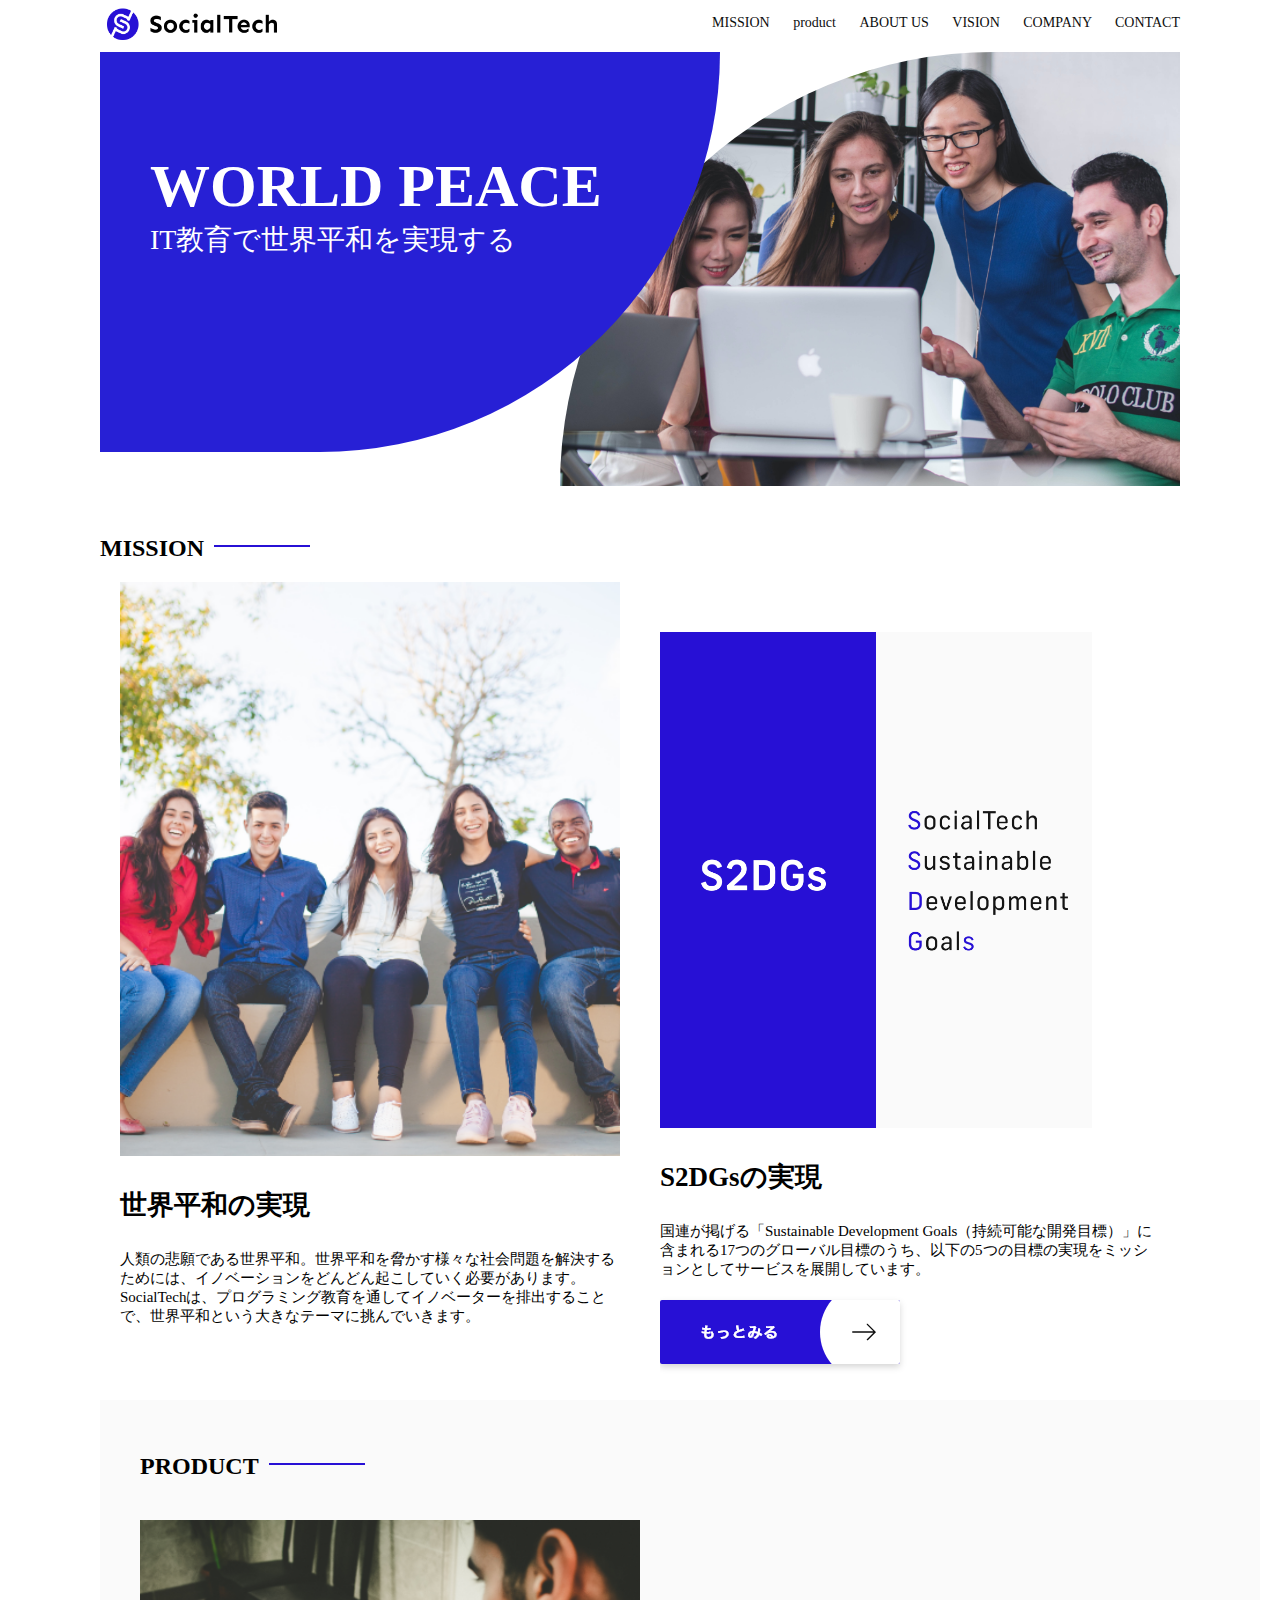
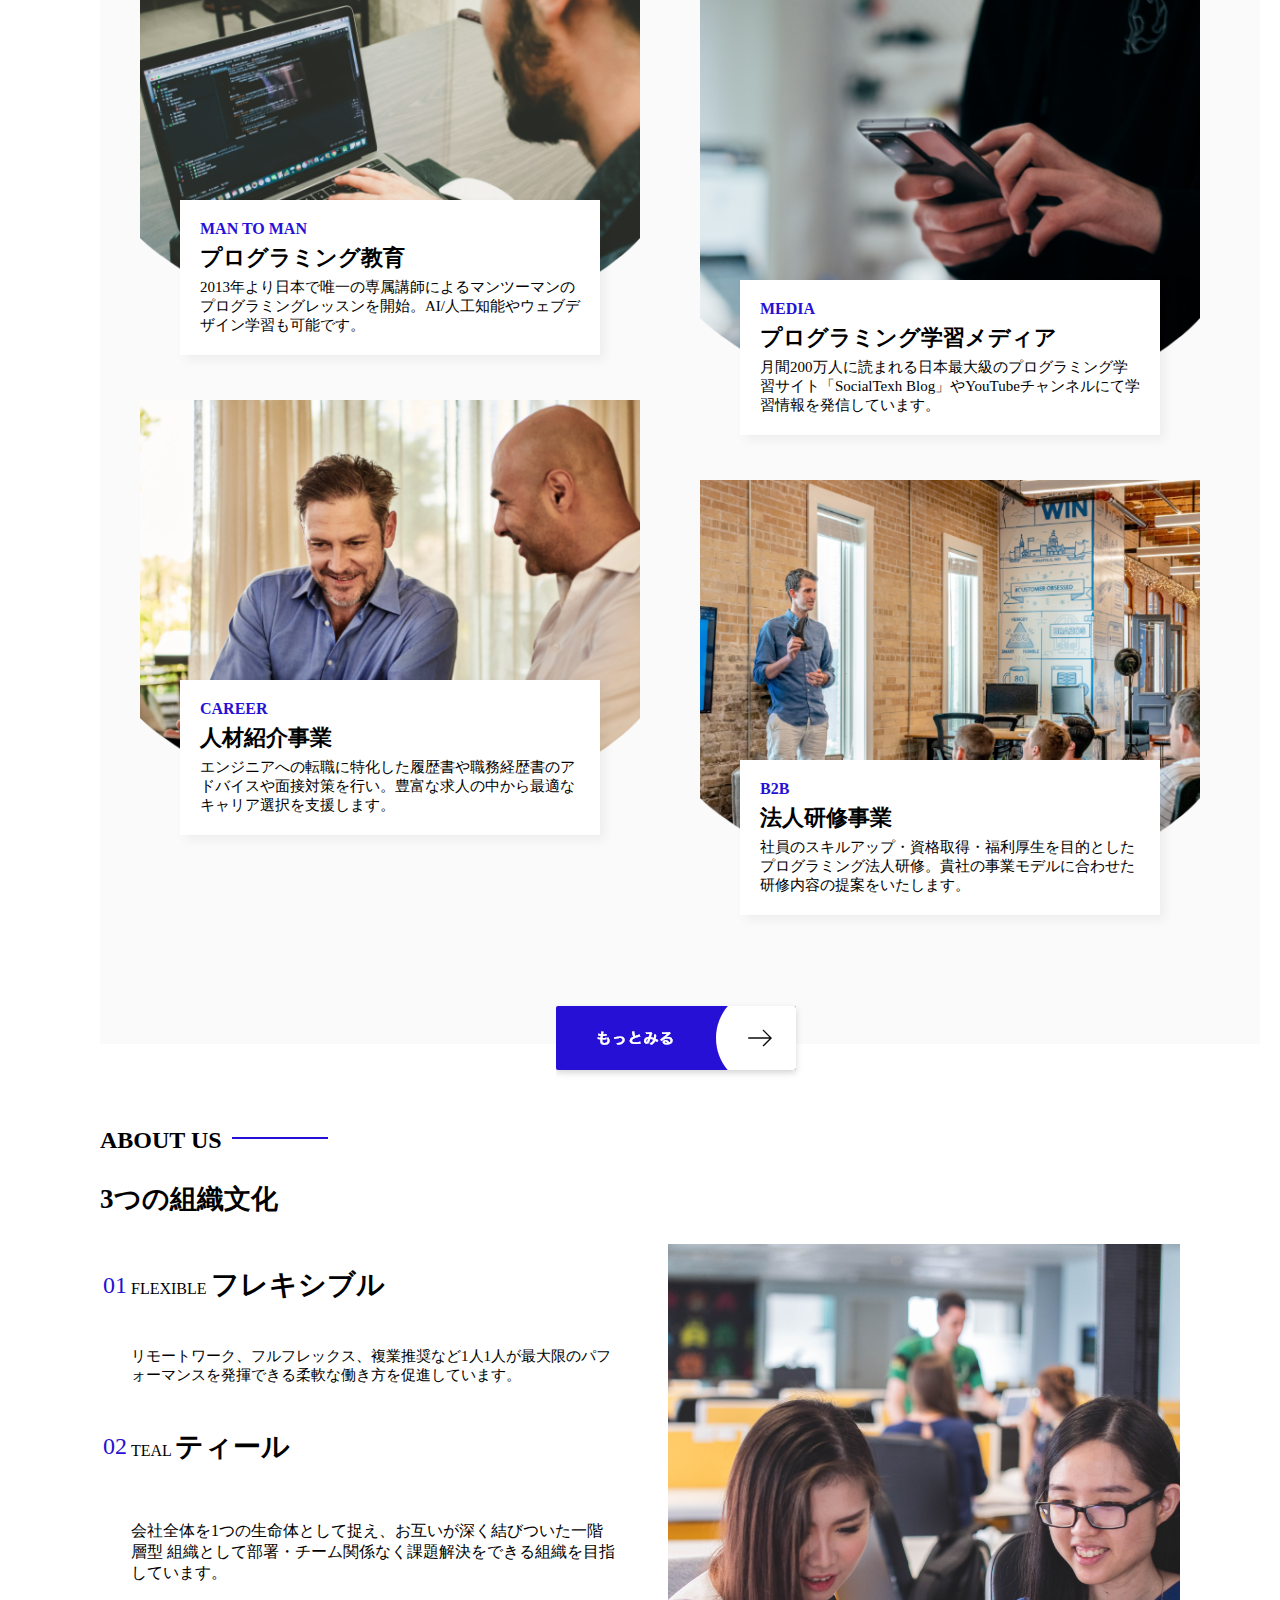
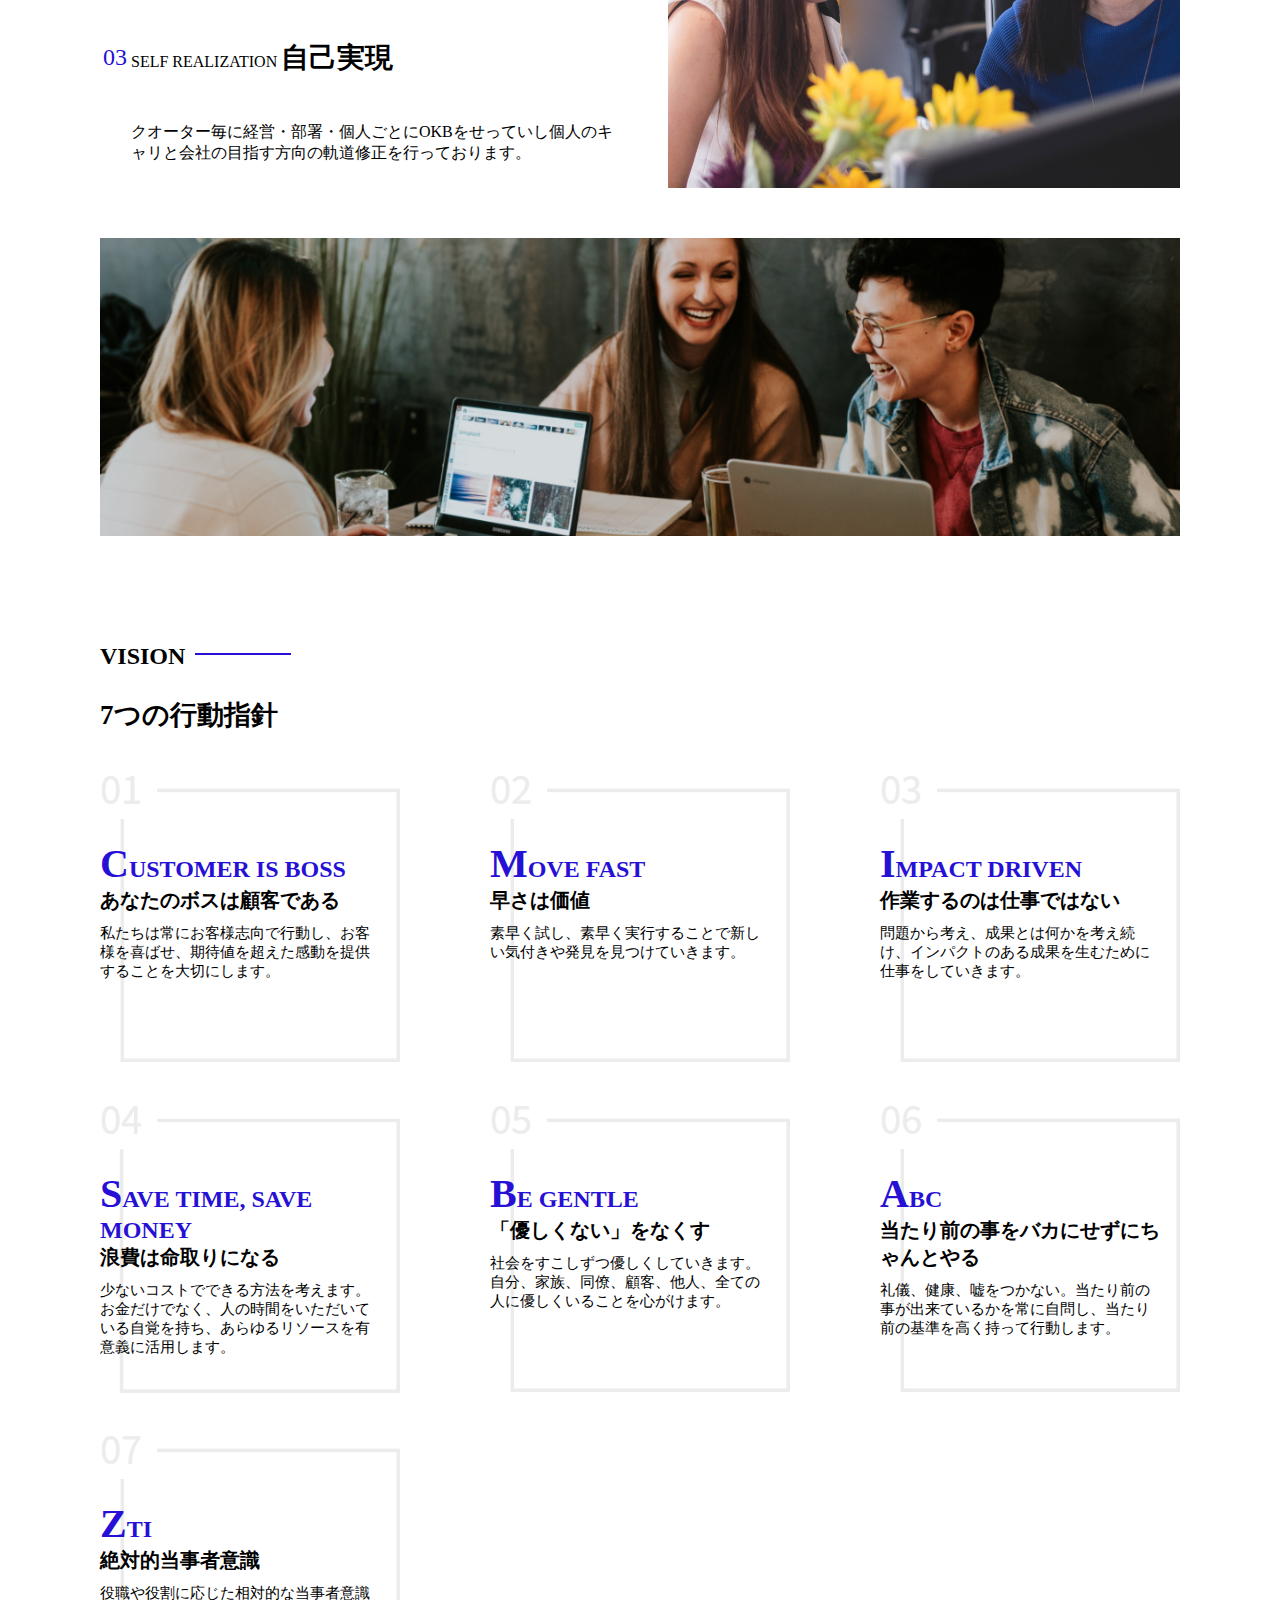
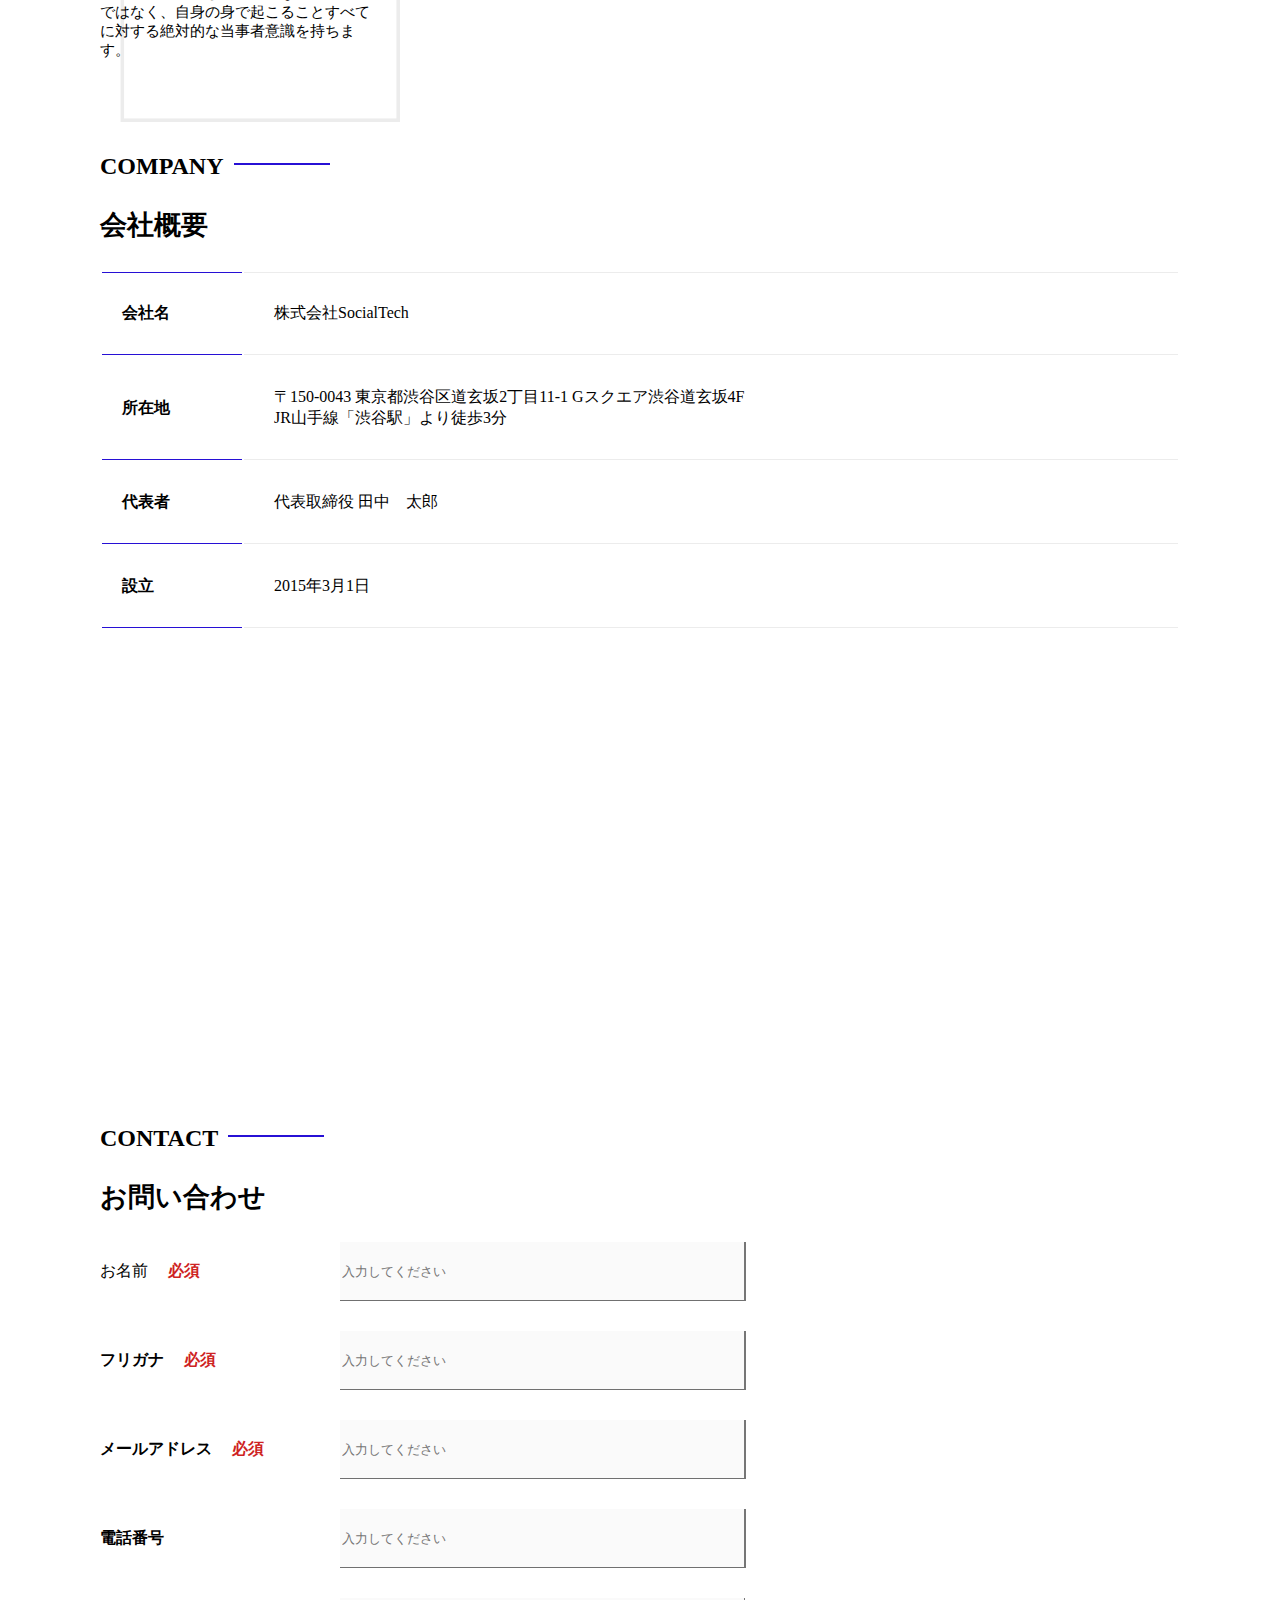
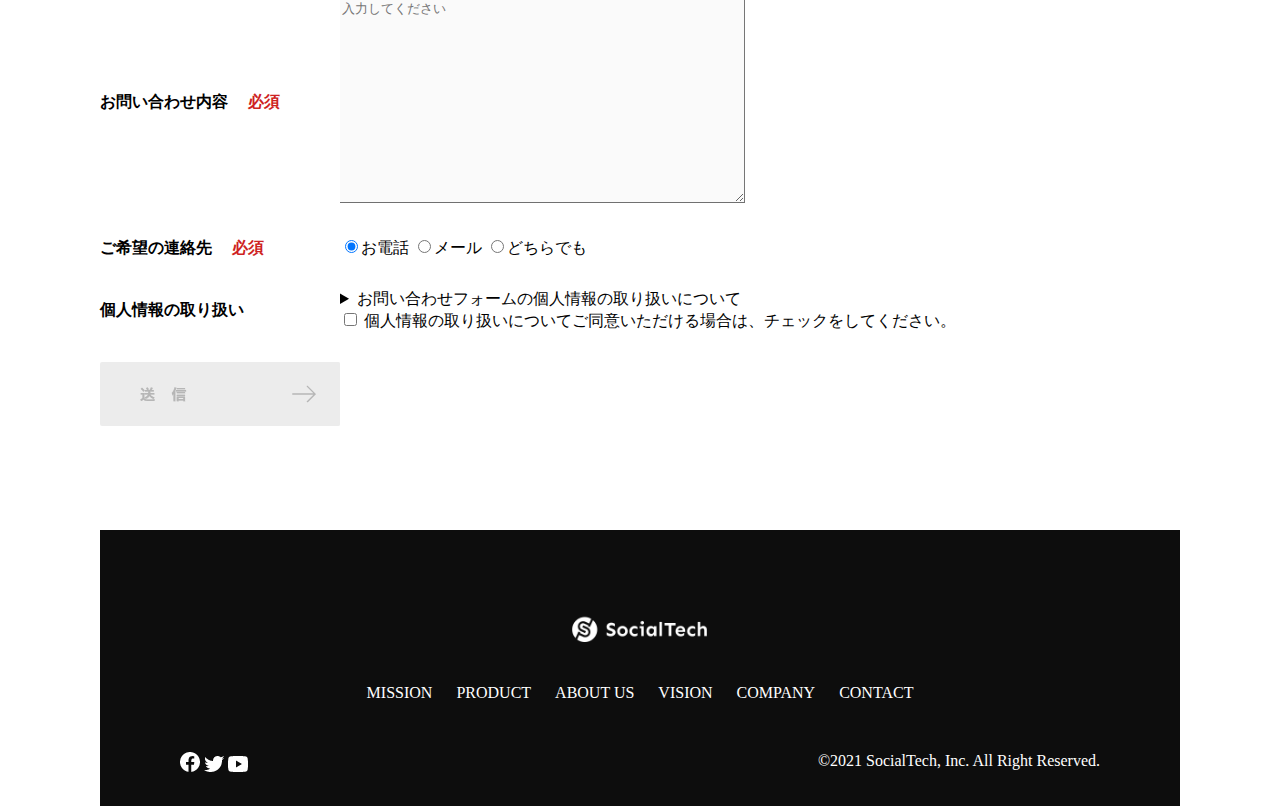
<file: index.html>
<!DOCTYPE html>
<html lang="ja">
<head>
  <meta charset="UTF-8">
  <meta description="socialTechはEDTech業界のリーディングカンパニーを目指します。">
  <meta http-equiv="X-UA-Compatible" content="IE=edge">
  <meta name="viewport" content="width=device-width, initial-scale=1.0">
  <link rel="stylesheet" href="style.css">
  <title>SocialTech</title>
</head>
<body>
  <!-- ヘッダー -->
  <header>
    <!-- ロゴ -->
    <a href="index.html" id="logo"><img src="images/logo.png" alt="トップページ">
      <!-- PC用ナビゲーション -->
      <nav class="nav-pc">
        <a href="mission.html">MISSION</a>
        <a href="product.html">product</a>
        <a href="index.html#aboutus">ABOUT US</a>
        <a href="index.html#vision">VISION</a>
        <a href="index.html#company">COMPANY</a>
        <a href="index.html#contact">CONTACT</a>
      </nav>
      
      <!-- スマホ用メニューボタン -->
      <img class="menu-sp" src="images/button-menu.png" alt="ナビゲーションを開く" onclick="document.getElementById('nav-sp').style.display = 'block'">

        <!-- スマホ用ナビゲーション -->
        <nav id="nav-sp">
          <img class="close" src="images/button-close.png" alt="ナビゲーションを閉じる" onclick="document.getElementById('nav-sp').style.display = 'none'">
          <a class="logo-sp" href="index.html"onclick="document.getElementById('nav-sp').style.display = 'none'"><img src="images/logo-sp.png" alt="トップページに戻る"></a>
          <a class="menu" href="mission.html" onclick="document.getElementById('nav-sp').style.display = 'none'">MISSION</a>
          <a class="menu" href="product.html" onclick="document.getElementById('nav-sp').style.display = 'none'">PRODUCT</a>
          <a class="menu" href="index.html#sbouts" onclick="document.getElementById('nav-sp').style.display = 'none'">ABOUT US</a>
          <a class="menu" href="index.html#vision" onclick="document.getElementById('nav-sp').style.display = 'none'">VISION</a>
          <a class="menu" href="index.html#company" onclick="document.getElementById('nav-sp').style.display = 'none'">COMPANY</a>
          <a class="menu" href="index.html#contact"  onclick="document.getElementById('nav-sp').style.display = 'none'">CONTACT</a>
          <div class="sns">
            <a href="https://www.facebook.com/sejuku2013"><img src="images/button-facebook.png" alt="Facebookのリンク"></a>
            <a href="https://twitter.com/samuraijuku"><img src="images/button-twitter.png" alt="Twitterのリンク"></a>
            <a href="https://www.youtube.com/channel/UCCFOQO5aDK0xXam4cUQXT8g"><img src="images/button-youtube.png" alt="YouTubeのリンク"></a>
          </div>
        </nav>
    </header>
    <main>
      <article>

        <!-- メインビジュアル -->
        <section class="main-visual">
          <div class="main-message">
            <h1>WORLD PEACE</h1>
            <p>IT教育で世界平和を実現する</p>
          </div>
          <img src="images/index/index-main.png"    
                alt="PCの周りに集まる多国籍の仲間達">
        </section>

        <!-- ミッション -->
        <section class="mission">
            <h2 class="index-h2">MISSION</h2>
          <div class="mission-flex">
            <div>
              <img class="mission-photo" 
                   src="images/index/index-mission.png"
                   alt="屋外のベンチで写真を撮影する多国籍の仲間達">
                   <h3>世界平和の実現</h3>
                   <p>
                     人類の悲願である世界平和。世界平和を脅かす様々な社会問題を解決するためには、イノベーションをどんどん起こしていく必要があります。SocialTechは、プログラミング教育を通してイノベーターを排出することで、世界平和という大きなテーマに挑んでいきます。
                   </p>
            </div>
            <div>
              <img class="s2dgs" src="images/index/s2dgs.png" alt="S2DGs">
              <h3>S2DGsの実現</h3>
              <p>
                国連が掲げる「Sustainable Development Goals（持続可能な開発目標）」に含まれる17つのグローバル目標のうち、以下の5つの目標の実現をミッションとしてサービスを展開しています。
              </p>
              <a href="mission.html">
                <img src="images/button-more.png" alt="もっと見る">
              </a>
            </div>
          </div>
        </section>

        <!-- プロダクト -->
        <section class="product">
          <h2 class="index-h2">PRODUCT</h2>
          <div>
            <div class="product-left">
              <div>
                <img class="product-photo" src="images/index/index-mantoman.png" alt="PCでコードを書く男性">
                <div class="product-explain">
                  <span>MAN TO MAN</span>
                  <h3>プログラミング教育</h3>
                  <p>
                    2013年より日本で唯一の専属講師によるマンツーマンのプログラミングレッスンを開始。AI/人工知能やウェブデザイン学習も可能です。
                  </p>
                </div>
              </div>
              <div>
                <img class="product-photo" src="images/index/index-career.png"
                alt="笑顔で話し合う2人の男性">
                <div class="product-explain">
                  <span>CAREER</span>
                  <h3>人材紹介事業</h3>
                  <p>
                    エンジニアへの転職に特化した履歴書や職務経歴書のアドバイスや面接対策を行い。豊富な求人の中から最適なキャリア選択を支援します。
                  </p>
                </div>
              </div>
            </div>
            <div class ="product-right">
              <div>
                <img class="product-photo" src="images/index/index-media.png" alt="スマートフォンを操作する人">
                <div class="product-explain">
                  <span>MEDIA</span>
                  <h3>プログラミング学習メディア</h3>
                  <p>
                    月間200万人に読まれる日本最大級のプログラミング学習サイト「SocialTexh Blog」やYouTubeチャンネルにて学習情報を発信しています。
                  </p>
                </div>
              </div>
              <div>
                <img class="product-photo" src="images/index/index-b2b.png" alt="公演中の男性とそれを聴く人々">
                <div class="product-explain">
                  <span>B2B</span>
                  <h3>法人研修事業</h3>
                  <p>
                    社員のスキルアップ・資格取得・福利厚生を目的としたプログラミング法人研修。貴社の事業モデルに合わせた研修内容の提案をいたします。
                  </p>
                </div>
              </div>
            </div>
          </div>
          <div>
            <a class="product-more" href="product.html">
              <img src="images/button-more.png" alt="もっとみる">
            </a>
          </div>
        </section>

          <!-- ABOUTUS -->
          <section class="aboutus">
            <h2 class="index-h2">ABOUT US</h2>
            <h3>3つの組織文化</h3>
            <div>
              <table class="culture-table">
                <tr>
                  <td>
                    <span class="culture-num">01</span>
                  </td>
                  <td>
                    <span class="culuture-en">FLEXIBLE</span>
                    <span class="culture-jp">フレキシブル</span>
                  </td>
                </tr>
                <tr>
                  <td>
                    <!-- 空のセル -->
                  </td>
                  <td>
                    <p class="culture-description">
                      リモートワーク、フルフレックス、複業推奨など1人1人が最大限のパフォーマンスを発揮できる柔軟な働き方を促進しています。
                    </p>
                  </td>
                </tr>
                <tr>
                  <td>
                    <span class="culture-num">02</span>
                  </td>
                  <td>
                    <span class="culture-en">TEAL</span>
                    <span class="culture-jp">ティール</span>
                  </td>
                </tr>
                <tr>
                  <td>
                    <!--空のセル-->
                  </td>
                  <td>
                    会社全体を1つの生命体として捉え、お互いが深く結びついた一階層型
                    組織として部署・チーム関係なく課題解決をできる組織を目指しています。
                  </td>
                </tr>
                <tr>
                  <td>
                    <span class="culture-num">03</span>
                  </td>
                  <td>
                    <span class="culture-en">SELF REALIZATION</span>
                    <span class="culture-jp">自己実現</span>
                  </td>
                </tr>
                <td>
                  <!-- 空のセル -->
                </td>

                <td>
                  クオーター毎に経営・部署・個人ごとにOKBをせっていし個人のキャリと会社の目指す方向の軌道修正を行っております。
                </td>
              </table>
                <img class="culture-img" src="images/index/index-aboutus1.png">
            </div>
              <img class="culture-img2" src="images/index/index-aboutus2.png">
          </section>

        <!-- VISION -->
        <section class="vision">
          <h2 class="index-h2">VISION</h2>
          <h3>7つの行動指針</h3>
          <div>
            <div class="vision-box">
              <img src="images/index/vision-01.png" alt="01">
              <span>
                <h4>CUSTOMER IS BOSS</h4>
                <h5>あなたのボスは顧客である</h5>
                <p>
                  私たちは常にお客様志向で行動し、お客様を喜ばせ、期待値を超えた感動を提供することを大切にします。
                </p>
              </span>    
            </div>
            <div class="vision-box">
              <img src="images/index/vision-02.png" alt="02">
              <span>
                <h4>MOVE FAST</h4>
                <h5>早さは価値</h5>
                <p>
                  素早く試し、素早く実行することで新しい気付きや発見を見つけていきます。
                </p>
              </span>
            </div>
            <div class="vision-box">
              <img src="images/index/vision-03.png" alt="03">
              <span>
                <h4>IMPACT DRIVEN</h4>
                <h5>作業するのは仕事ではない</h5>
                <p>
                  問題から考え、成果とは何かを考え続け、インパクトのある成果を生むために仕事をしていきます。
                </p>
              </span>
            </div>
            <div class="vision-box">
              <img src="images/index//vision-04.png" alt="04">
              <span>
                <h4>SAVE TIME, SAVE MONEY</h4>
                <h5>浪費は命取りになる</h5>
                <p>
                  少ないコストでできる方法を考えます。お金だけでなく、人の時間をいただいている自覚を持ち、あらゆるリソースを有意義に活用します。
                </p>
              </span>
            </div>
            <div class="vision-box">
              <img src="images/index/vision-05.png" alt="05">
              <span>
                <h4>BE GENTLE</h4>
                <h5>「優しくない」をなくす</h5>
                <p>
                  社会をすこしずつ優しくしていきます。自分、家族、同僚、顧客、他人、全ての人に優しくいることを心がけます。
                </p>
              </span>
            </div>
            <div class="vision-box">
              <img src="images/index/vision-06.png" alt="06">
              <span>
                <h4>ABC</h4>
                <h5>当たり前の事をバカにせずにちゃんとやる</h5>
                <p>
                  礼儀、健康、嘘をつかない。当たり前の事が出来ているかを常に自問し、当たり前の基準を高く持って行動します。
                </p>
              </span>
            </div>
            <div class="vision-box">
              <img src="images/index/vision-07.png" alt="07">
              <span>
                <h4>ZTI</h4>
                <h5>絶対的当事者意識</h5>
                <p>
                  役職や役割に応じた相対的な当事者意識ではなく、自身の身で起こることすべてに対する絶対的な当事者意識を持ちます。
                </p>
              </span>
            </div>
          </div>
        </section>

        <!-- COMPANY -->
        <section class="company">
          <h2 class="index-h2">COMPANY</h2>
          <h3>会社概要</h3>
            <table class="company-table">
              <tr>
                <th class="tableheader-first">会社名</th>
                <td class="cell-first">株式会社SocialTech</td>
              </tr>
              <tr>
                <th class="tableheader">所在地</th>
                <td class="cell">〒150-0043 東京都渋谷区道玄坂2丁目11-1 Gスクエア渋谷道玄坂4F<br>JR山手線「渋谷駅」より徒歩3分</td>
              </tr>
              <tr>
                <th class="tableheader">代表者</th>
                <td class="cell">代表取締役 田中　太郎</td>
              </tr>
              <tr>
                <th class="tableheader">設立</th>
                <td class="cell">2015年3月1日</d>
              </tr>
            </table>
              <iframe
              src="https://www.google.com/maps/embed?pb=!1m18!1m12!1m3!1d3241.7759544892483!2d139.69399665123464!3d35.65789123876098!2m3!1f0!2f0!3f0!3m2!1i1024!2i768!4f13.1!3m3!1m2!1s0x60188caa0042e8d1%3A0xba130bea826a7aa2!2z44CSMTUwLTAwNDMg5p2x5Lqs6YO95riL6LC35Yy66YGT546E5Z2C77yS5LiB55uu77yR77yR4oiS77yR!5e0!3m2!1sja!2sjp!4v1636872991912!5m2!1sja!2sjp"
              style="border:0;" allowfullscreec="" loading="lazy">
            </iframe>
        </section>

        <!-- お問い合わせフォーム -->
        <section class="contact">
          <h2 class="index-h2">CONTACT</h2>
          <h3>お問い合わせ</h3>
          <!-- STATIC FORMSのフォームタグ -->
            <form action="https://api.staticforms.xyz/submit" method="post">
              <input type="text" name="honeypot" style="display:none">
              <!-- STATIC FORMSのアクセスキー -->
              <input type="hidden" name="accessKey" value="233e6b9f-02ca-4299-90c5-8aa06c0b71f1">
              <!--メールのタイトル-->
              <input type="hidden" name="subject" value="お問い合わせフォーム" />
              <!--送信先のメールアドレスをvalueに設定する-->
              <input type="hidden" name="replyTo" value="kt0204room@yahoo.co.jp">
              <!--redirectToのURLは公開後のURLへリンクする-->
              <input type="hidden" name="redirectTo" value="">
            <div>
              <div class="contact-heading">
                <label clas="contact-label">お名前<span class="contact-span">必須</span></label>
              </div>
              <div class="contact-form">
                <input type="text" name="name" placeholder="入力してください" class="contact-textbox">
              </div>
            </div>
            <div>
              <div class="contact-heading">
                <label class="contact-label">フリガナ<span class="contact-span">必須</span></label>
              </div>
                <div>
                  <input type="text" name="hurigana" placeholder="入力してください" class="contact-textbox">
                </div>
            </div>
            <div>
              <div class="contact-heading">
                <label class="contact-label">メールアドレス<span class="contact-span">必須</span></label>
              </div>
              <div>
                <input type="text" name="email" placeholder="入力してください" class="contact-textbox">
              </div>
            </div>
             <div>
               <div class="contact-heading">
                 <label class="contact-label">電話番号</label>
               </div>
               <div>
                 <input type="text" name="tel" placeholder="入力してください" class="contact-textbox">
               </div>
             </div>
             <div>
               <div class="contact-heading">
                 <label class="contact-label">お問い合わせ内容<span class="contact-span">必須</span></label>
               </div>
               <div>
                 <textarea class="contact-textarea" placeholder="入力してください" name="message"></textarea>
               </div>
             </div>
             <div>
               <div class="contact-heading">
                 <label class="contact-label">ご希望の連絡先<span class="contact-span">必須</span></label>
                </div>
                <div>
                  <input class="radiobutton" type="radio" value="tel" name="contact" checked><label>お電話</label>
                  <input class="radiobutton" type="radio" value="mail" name="contact"><label>メール</label>
                  <input class="radiobutton" type="radio" value="both" name="contact"><label>どちらでも</label>
                </div>
             </div>
             <div>
               <div class="contact-heading">
                 <label class="contact-label">個人情報の取り扱い</label>
               </div>
               <div>
                <details>
                  <summary>お問い合わせフォームの個人情報の取り扱いについて</summary>
                  <div>
                    <span>１．組織の名称又は氏名</span><br>
                    株式会社SocialTech<br><br>
                    <span>２．個人情報保護管理者（若しくはその代理人）の氏名又は職名、所属及び連絡先
                      鈴木 一郎 コーポレート部</span><br>
                    メールアドレス：support@socialtech.net<br>
                    TEL：03-xxxx-xxxx<br>
                    <span>３．個人情報の利用目的</span><br>
                    ・本サービス及び本サービスに関連する情報の提供又はそれらに関する連絡のため<br>
                    ・ユーザーの本人確認のため<br>
                    ・当社サービスのご案内のため<br>
                    ・当社の商品等の広告または宣伝（電子メールによるものを含むものとします。）<br><br>
                    <span>４．個人情報の取り扱い業務の委託</span><br>
                    個人情報の取扱業務の全部または一部を外部に業務委託する場合があります。<br>
                    その際、弊社は、個人情報を適切に保護できる管理体制を敷き実行していることを条件として<br>
                    委託先を厳選したうえで、機密保持契約を委託先と締結し、お客様の個人情報を厳密に管理させます。<br><br>
                    <span>５．個人情報の開示等の請求</span><br>
                    お客様は、弊社に対してご自身の個人情報の開示等（利用目的の通知、開示、内容の訂正・追加・削除、利用の停止または消去、第三者への提供の停止）に関して、当社問合わせ窓口に申し出ることができます。<br>
                    その際、弊社はお客様ご本人を確認させていただいたうえで、合理的な期間内に対応いたします。<br><br>
                    なお、個人情報に関する弊社問合わせ先は、次の通りです。<br><br>
                    株式会社SocialTech　個人情報問合せ窓口<br>
                    〒150-0043　東京都渋谷区道玄坂2丁目11-1 Ｇスクエア渋谷道玄坂 4F<br>
                    メールアドレス：support@socialtech.net　TEL：03-xxxx-xxxx<br><br>
                    <span>６．個人情報を提供されることの任意性について</span><br><br>
                    お客様がご自身の個人情報を弊社に提供されるか否かは、お客様のご判断によりますが、もしご提供されない場合には、適切なサービスが提供できない場合がありますので予めご了承ください。
                  </div>
                </details>
                <input type="checkbox" name="agree">
                <span>個人情報の取り扱いについてご同意いただける場合は、チェックをしてください。</span>
              </div>
            </div>
            <input type="image" value="submit" src="images/button-submit.png" alt="送信する">
          </form>
        </section>
      </article>
        <footer>
          <div class="footer-logo">
            <img src="images/logo-sp.png" alt="SocialTech">
          </div>
            <div class="footer-link">
              <a href="mission.html">MISSION</a>
              <a href="product.html">PRODUCT</a>
              <a href="index.html#abouts">ABOUT US</a>
              <a href="index.html#vision">VISION</a>
              <a href="index.html#company">COMPANY</a>
              <a href="index.html#contact">CONTACT</a>
            </div>
            <div class="sns-footer">
              <a href="https://www.facebook.com/sejuku2013"><img src="images/button-facebook.png" alt="Facebookのリンク"></a>
              <a href="https://twitter.com/samuraijuku"><img src="images/button-twitter.png" alt="Twitterのリンク"></a>
              <a href="https://www.youtube.com/channel/UCCFOQO5aDK0xXam4cUQXT8g"><img src="images/button-youtube.png" alt="YouTubeのリンク"></a>
                <span class="copyright">&copy;2021 SocialTech, Inc. All Right Reserved. </span>
            </div>
        </footer>
    </main>
</body>
</html>
</file>
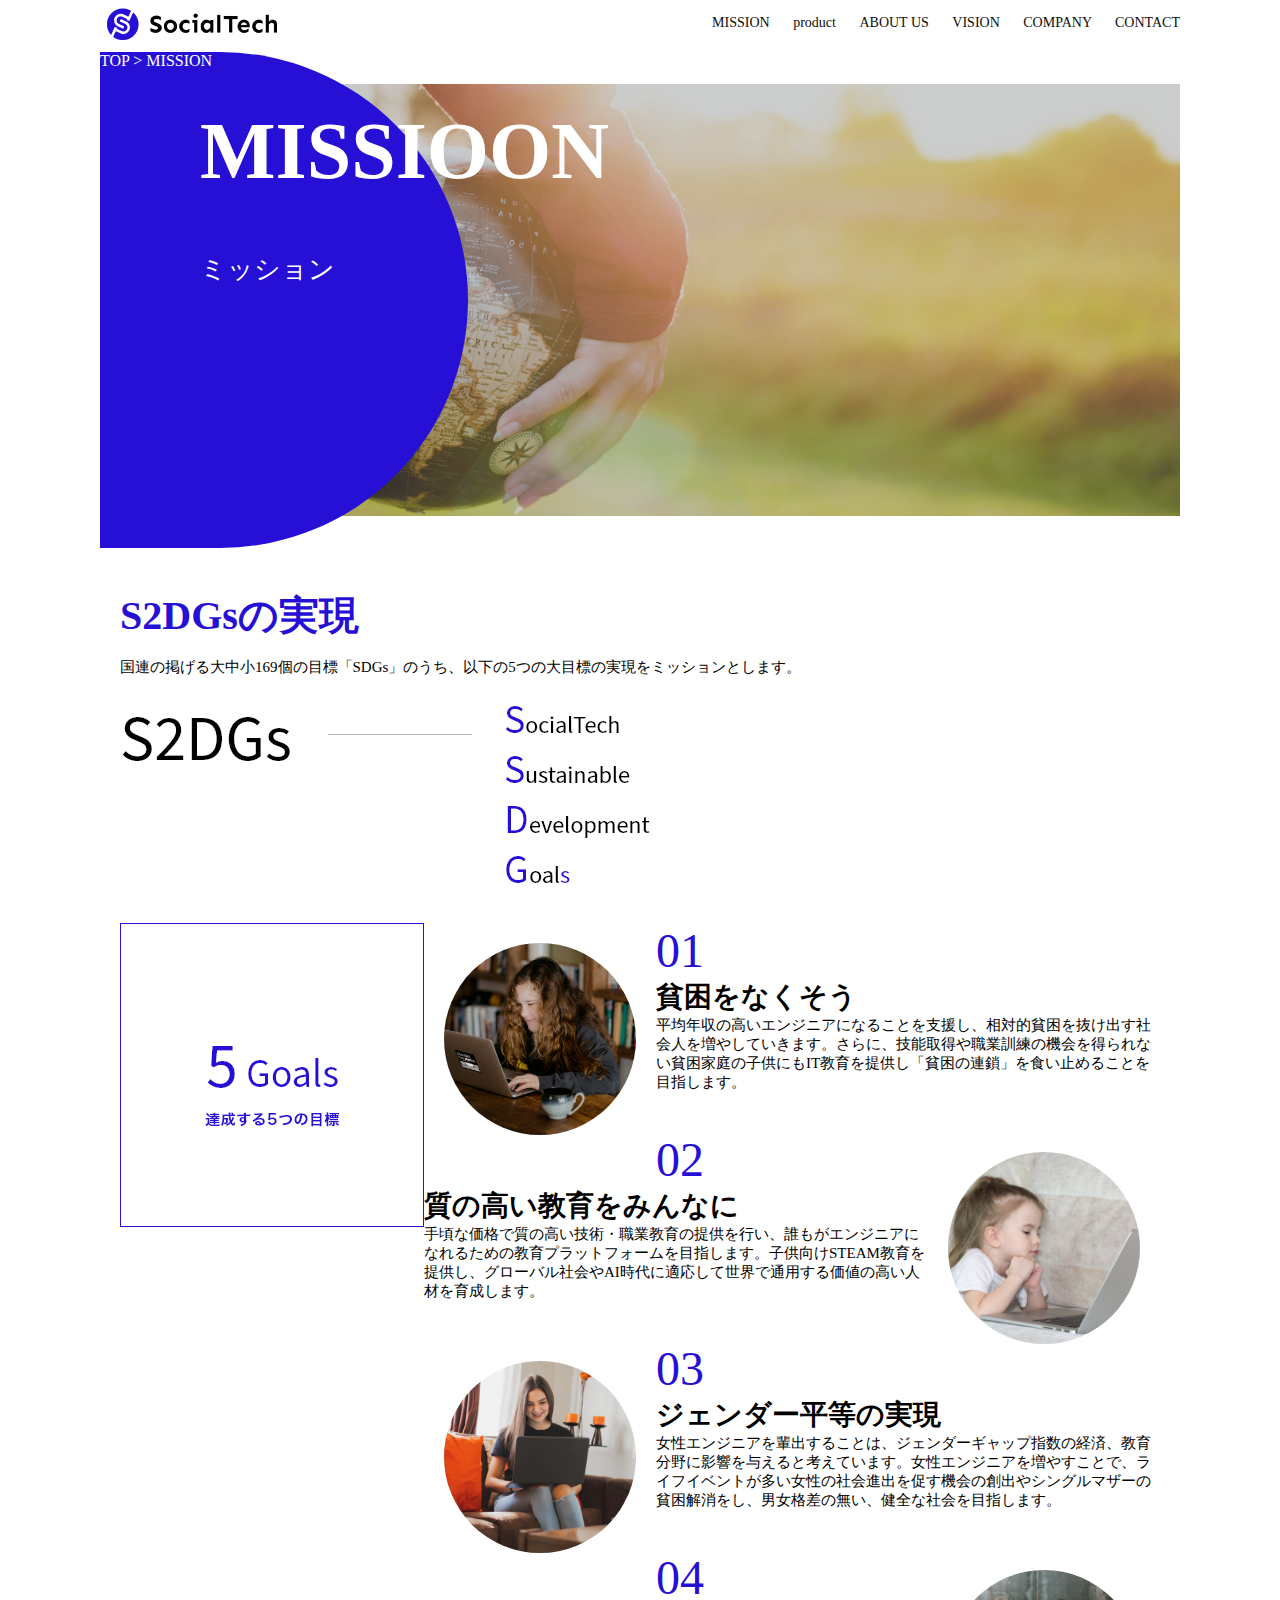
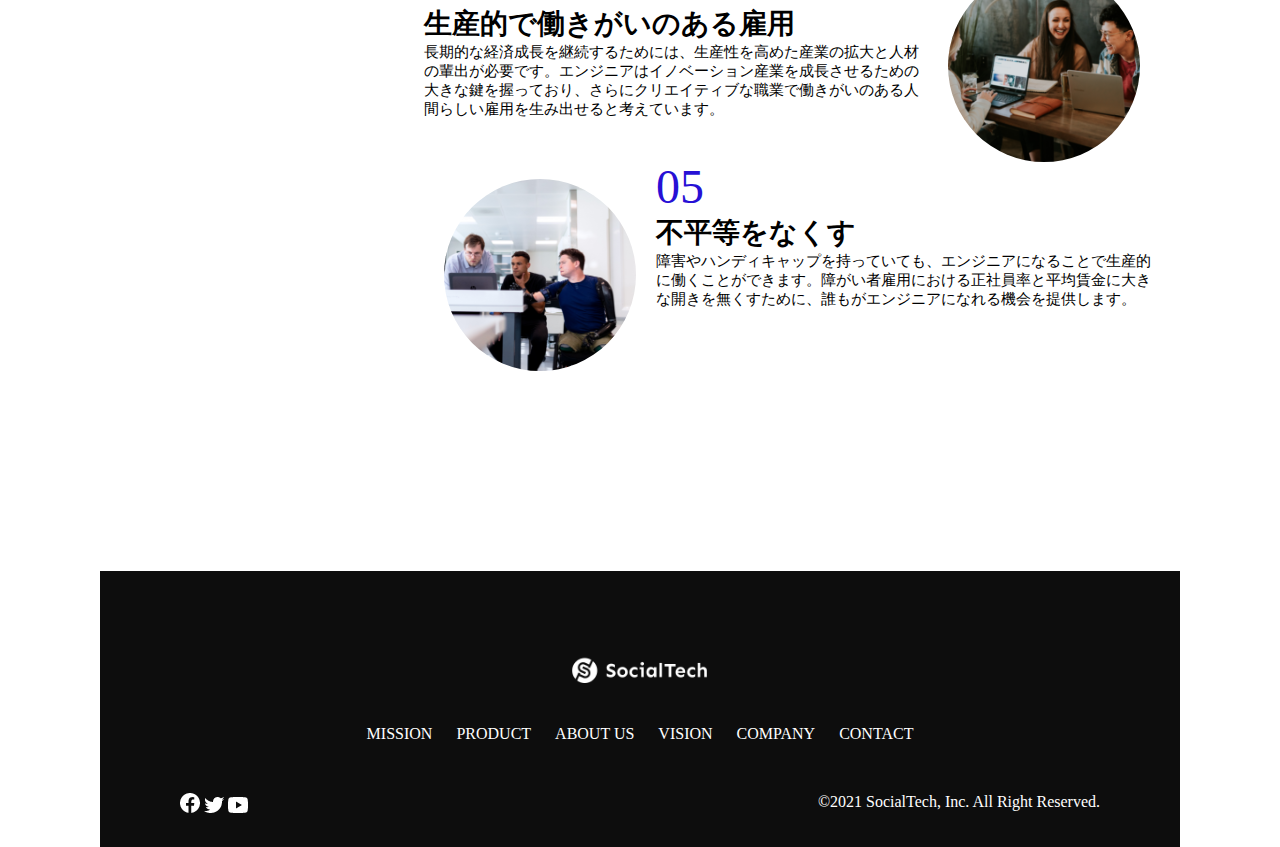
<file: mission.html>
<!DOCTYPE html>
<html lang="ja">
<head>
  <meta charset="UTF-8">
  <meta description="SocialTechが目指す5つの目標(S2DGs)を紹介します">
  <meta http-equiv="X-UA-Compatible" content="IE=edge">
  <meta name="viewport" content="width=device-width, initial-scale=1.0">
  <link rel="stylesheet" href="style.css">
  <title>SocialTech - MISSION  ミッション -</title>
</head>
<body>
  <!-- ヘッダー -->
  <header>
    <!-- ロゴ -->
    <a href="index.html" id="logo"><img src="images/logo.png" alt="トップページ">
      <!-- PC用ナビゲーション -->
      <nav class="nav-pc">
        <a href="mission.html">MISSION</a>
        <a href="product.html">product</a>
        <a href="index.html#aboutus">ABOUT US</a>
        <a href="index.html#vision">VISION</a>
        <a href="index.html#company">COMPANY</a>
        <a href="index.html#contact">CONTACT</a>
      </nav>
      
      <!-- スマホ用メニューボタン -->
      <img class="menu-sp" src="images/button-menu.png" alt="ナビゲーションを開く" onclick="document.getElementById('nav-sp').style.display = 'block'">

        <!-- スマホ用ナビゲーション -->
        <nav id="nav-sp">
          <img class="close" src="images/button-close.png" alt="ナビゲーションを閉じる" onclick="document.getElementById('nav-sp').style.display = 'none'">
          <a class="logo-sp" href="index.html"onclick="document.getElementById('nav-sp').style.display = 'none'"><img src="images/logo-sp.png" alt="トップページに戻る"></a>
          <a class="menu" href="mission.html" onclick="document.getElementById('nav-sp').style.display = 'none'">MISSION</a>
          <a class="menu" href="product.html" onclick="document.getElementById('nav-sp').style.display = 'none'">PRODUCT</a>
          <a class="menu" href="index.html#sbouts" onclick="document.getElementById('nav-sp').style.display = 'none'">ABOUT US</a>
          <a class="menu" href="index.html#vision" onclick="document.getElementById('nav-sp').style.display = 'none'">VISION</a>
          <a class="menu" href="index.html#company" onclick="document.getElementById('nav-sp').style.display = 'none'">COMPANY</a>
          <a class="menu" href="index.html#contact"  onclick="document.getElementById('nav-sp').style.display = 'none'">CONTACT</a>
          <div class="sns">
            <a href="https://www.facebook.com/sejuku2013"><img src="images/button-facebook.png" alt="Facebookのリンク"></a>
            <a href="https://twitter.com/samuraijuku"><img src="images/button-twitter.png" alt="Twitterのリンク"></a>
            <a href="https://www.youtube.com/channel/UCCFOQO5aDK0xXam4cUQXT8g"><img src="images/button-youtube.png" alt="YouTubeのリンク"></a>
          </div>
        </nav>
    </header>
    <main>
      <article>
        <section class="mission-main">
          <div class="mission-title">
            <h1>MISSIOON</h1>
            <span>ミッション</span>
            <div>TOP > MISSION</div>
          </div>
        </section>
        <section class="mission-s2dgs">
          <h2 class=mission-h2>S2DGsの実現</h2>
          <p>
            国連の掲げる大中小169個の目標「SDGs」のうち、以下の5つの大目標の実現をミッションとします。
          </p>
          <img src="images/mission/mission-s2dgs.png" alt="S2DGs">
        </section>
        <section class="mission-5goals">
          <div>
            <img class="s3dgs-image" src="images/mission/mission-5goals.png" alt="5goals">
          </div>
          <div>
            <div>
              <img class="fivegoals-image-left" src="images/mission/mission-5goals01.png" alt="PCを操作する女の子">
              <span class="fivegoals-number">01</span>
              <h3 class="fivegoals-h3">貧困をなくそう</h3>
              <p class="fivegoals-p">
                平均年収の高いエンジニアになることを支援し、相対的貧困を抜け出す社会人を増やしていきます。さらに、技能取得や職業訓練の機会を得られない貧困家庭の子供にもIT教育を提供し「貧困の連鎖」を食い止めることを目指します。
              </p>
            </div>

            <div>
              <img class="fivegoals-image-right" src="images/mission/mission-5goals02.png" alt="PCを見つめる小さい女の子">
              <span class="fivegoals-number">02</span>
              <h3 class="fivegoals-h3">質の高い教育をみんなに</h3>
              <p class="fivegoals-p">
                手頃な価格で質の高い技術・職業教育の提供を行い、誰もがエンジニアになれるための教育プラットフォームを目指します。子供向けSTEAM教育を提供し、グローバル社会やAI時代に適応して世界で通用する価値の高い人材を育成します。
              </p>
            </div>
    
            <div>
              <img class="fivegoals-image-left" src="images/mission/mission-5goals03.png" alt="PCを操作する女性">
              <span class="fivegoals-number">03</span>
              <h3 class="fivegoals-h3">ジェンダー平等の実現</h3>
              <p class="fivegoals-p">
                女性エンジニアを輩出することは、ジェンダーギャップ指数の経済、教育分野に影響を与えると考えています。女性エンジニアを増やすことで、ライフイベントが多い女性の社会進出を促す機会の創出やシングルマザーの貧困解消をし、男女格差の無い、健全な社会を目指します。
              </p>
            </div>
    
            <div>
              <img class="fivegoals-image-right" src="images/mission/mission-5goals04.png" alt="笑顔で話し合う3人の男女">
              <span class="fivegoals-number">04</span>
              <h3 class="fivegoals-h3">生産的で働きがいのある雇用</h3>
              <p class="fivegoals-p">
                長期的な経済成長を継続するためには、生産性を高めた産業の拡大と人材の輩出が必要です。エンジニアはイノベーション産業を成長させるための大きな鍵を握っており、さらにクリエイティブな職業で働きがいのある人間らしい雇用を生み出せると考えています。
              </p>
            </div>
    
            <div>
              <img class="fivegoals-image-left" src="images/mission/mission-5goals05.png" alt="障害を持つ男性が生き生きと働く様子">
              <span class="fivegoals-number">05</span>
              <h3 class="fivegoals-h3">不平等をなくす</h3>
              <p class="fivegoals-p">
                障害やハンディキャップを持っていても、エンジニアになることで生産的に働くことができます。障がい者雇用における正社員率と平均賃金に大きな開きを無くすために、誰もがエンジニアになれる機会を提供します。
              </p>
            </div>
          </div>
        </section>
      </article>
      <footer>
        <div class="footer-logo">
          <img src="images/logo-sp.png" alt="SocialTech">
        </div>
          <div class="footer-link">
            <a href="mission.html">MISSION</a>
            <a href="product.html">PRODUCT</a>
            <a href="index.html#abouts">ABOUT US</a>
            <a href="index.html#vision">VISION</a>
            <a href="index.html#company">COMPANY</a>
            <a href="index.html#contact">CONTACT</a>
          </div>
          <div class="sns-footer">
            <a href="https://www.facebook.com/sejuku2013"><img src="images/button-facebook.png" alt="Facebookのリンク"></a>
            <a href="https://twitter.com/samuraijuku"><img src="images/button-twitter.png" alt="Twitterのリンク"></a>
            <a href="https://www.youtube.com/channel/UCCFOQO5aDK0xXam4cUQXT8g"><img src="images/button-youtube.png" alt="YouTubeのリンク"></a>
              <span class="copyright">&copy;2021 SocialTech, Inc. All Right Reserved. </span>
          </div>
      </footer>
  </main>
</body>
    </main>
</file>
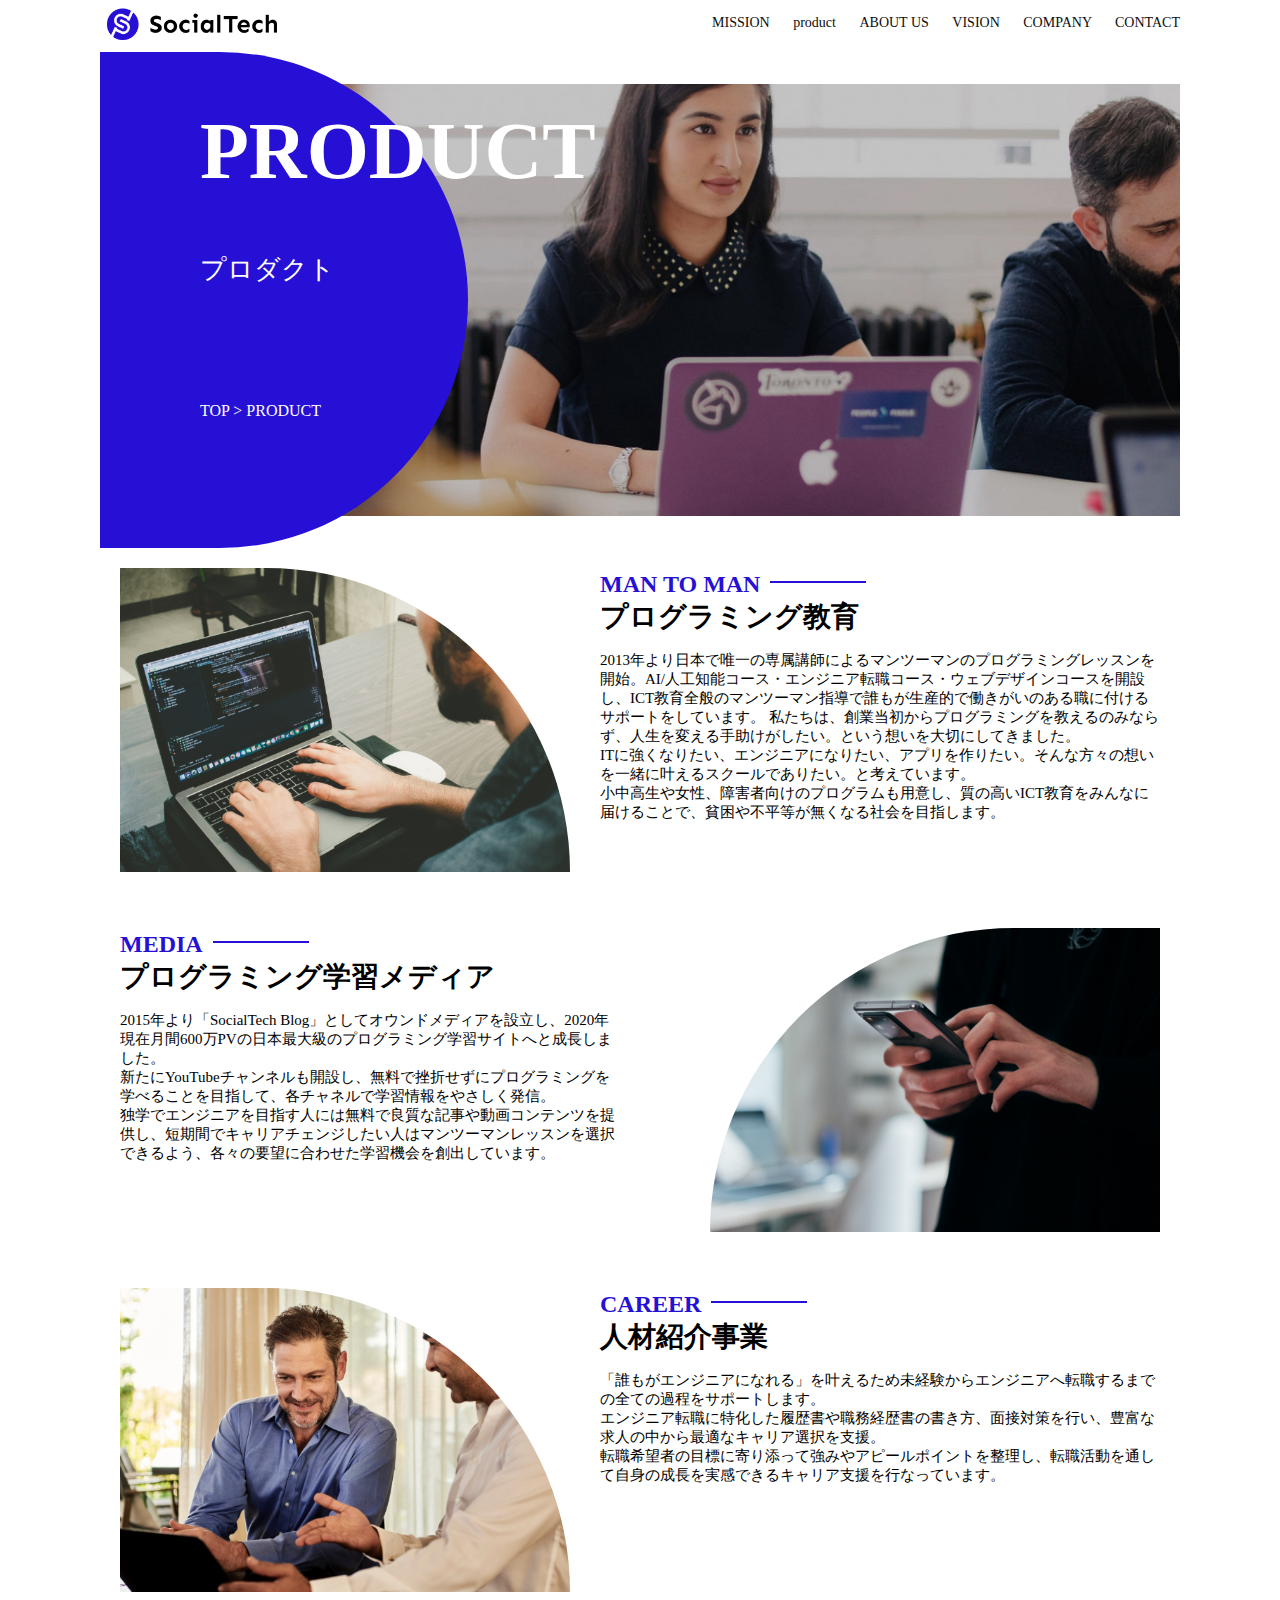
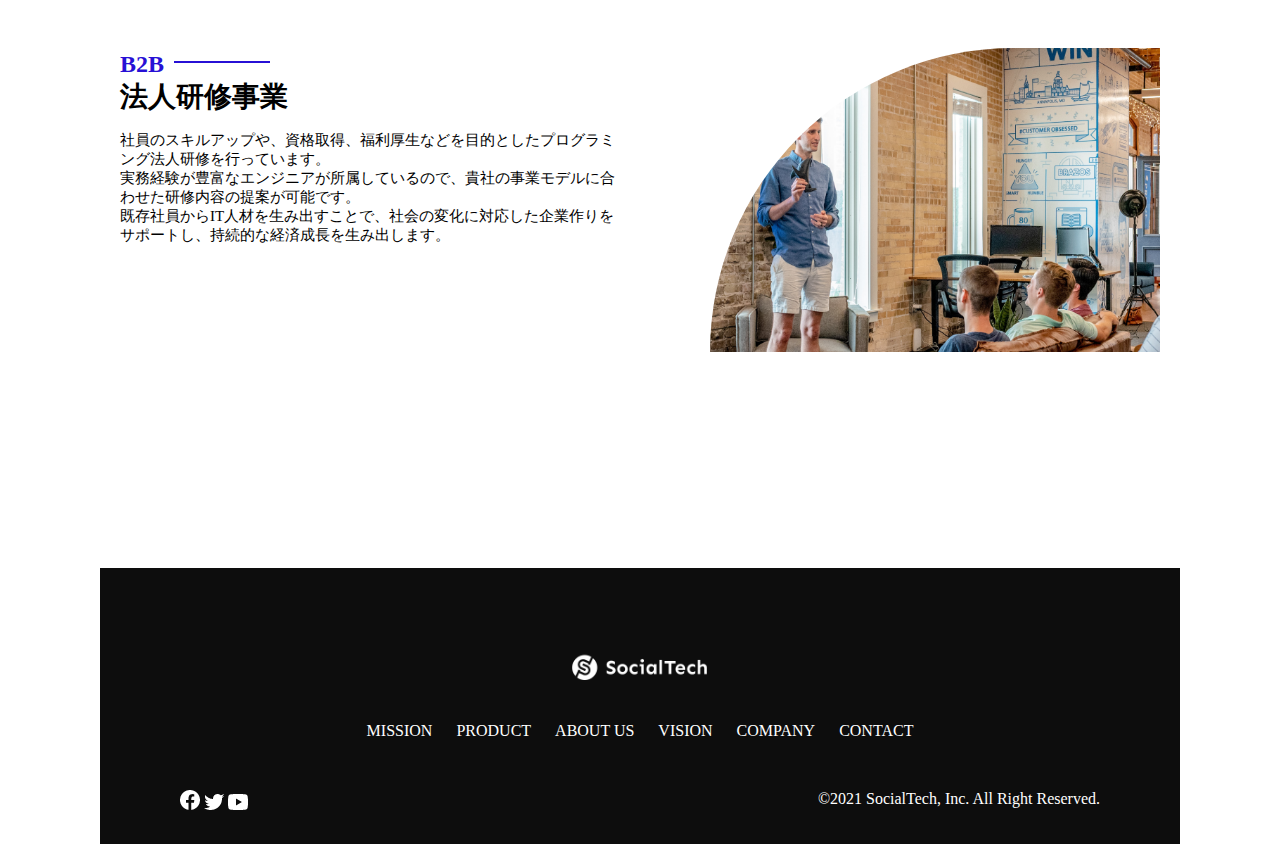
<file: product.html>
<!DOCTYPE html>
<html lang="ja">
<head>
  <meta charset="UTF-8">
  <meta description="socialTechはEDTech業界のリーディングカンパニーを目指します。">
  <meta http-equiv="X-UA-Compatible" content="IE=edge">
  <meta name="viewport" content="width=device-width, initial-scale=1.0">
  <link rel="stylesheet" href="style.css">
  <title>SocialTech</title>
</head>
<body>
  <!-- ヘッダー -->
  <header>
    <!-- ロゴ -->
    <a href="index.html" id="logo"><img src="images/logo.png" alt="トップページ">
      <!-- PC用ナビゲーション -->
      <nav class="nav-pc">
        <a href="mission.html">MISSION</a>
        <a href="product.html">product</a>
        <a href="index.html#aboutus">ABOUT US</a>
        <a href="index.html#vision">VISION</a>
        <a href="index.html#company">COMPANY</a>
        <a href="index.html#contact">CONTACT</a>
      </nav>
      
      <!-- スマホ用メニューボタン -->
      <img class="menu-sp" src="images/button-menu.png" alt="ナビゲーションを開く" onclick="document.getElementById('nav-sp').style.display = 'block'">

        <!-- スマホ用ナビゲーション -->
        <nav id="nav-sp">
          <img class="close" src="images/button-close.png" alt="ナビゲーションを閉じる" onclick="document.getElementById('nav-sp').style.display = 'none'">
          <a class="logo-sp" href="index.html"onclick="document.getElementById('nav-sp').style.display = 'none'"><img src="images/logo-sp.png" alt="トップページに戻る"></a>
          <a class="menu" href="mission.html" onclick="document.getElementById('nav-sp').style.display = 'none'">MISSION</a>
          <a class="menu" href="product.html" onclick="document.getElementById('nav-sp').style.display = 'none'">PRODUCT</a>
          <a class="menu" href="index.html#sbouts" onclick="document.getElementById('nav-sp').style.display = 'none'">ABOUT US</a>
          <a class="menu" href="index.html#vision" onclick="document.getElementById('nav-sp').style.display = 'none'">VISION</a>
          <a class="menu" href="index.html#company" onclick="document.getElementById('nav-sp').style.display = 'none'">COMPANY</a>
          <a class="menu" href="index.html#contact"  onclick="document.getElementById('nav-sp').style.display = 'none'">CONTACT</a>
          <div class="sns">
            <a href="https://www.facebook.com/sejuku2013"><img src="images/button-facebook.png" alt="Facebookのリンク"></a>
            <a href="https://twitter.com/samuraijuku"><img src="images/button-twitter.png" alt="Twitterのリンク"></a>
            <a href="https://www.youtube.com/channel/UCCFOQO5aDK0xXam4cUQXT8g"><img src="images/button-youtube.png" alt="YouTubeのリンク"></a>
          </div>
        </nav>
    </header>
    <main>
      <article>
        <section class="product-main">
          <div class="product-title">
            <h1>PRODUCT</h1>
            <span>プロダクト</span>
            <div>TOP > PRODUCT</div>
          </div>
        </section>
        <section class="product-section1">
          <img src="images/product/product-mantoman.png" alt="PCでコードを書く男性">
          <div>
            <h2 class="product-h2">MAN TO MAN</h2>
            <h3 class="product-h3">プログラミング教育</h3>
            <p>
              2013年より日本で唯一の専属講師によるマンツーマンのプログラミングレッスンを開始。AI/人工知能コース・エンジニア転職コース・ウェブデザインコースを開設し、ICT教育全般のマンツーマン指導で誰もが生産的で働きがいのある職に付けるサポートをしています。
              私たちは、創業当初からプログラミングを教えるのみならず、人生を変える手助けがしたい。という想いを大切にしてきました。<br>ITに強くなりたい、エンジニアになりたい、アプリを作りたい。そんな方々の想いを一緒に叶えるスクールでありたい。と考えています。<br>小中高生や女性、障害者向けのプログラムも用意し、質の高いICT教育をみんなに届けることで、貧困や不平等が無くなる社会を目指します。
            </p>
          </div>
        </section>
        <section class="product-section2">
          <div>
            <h2 class="product-h2">MEDIA</h2>
            <h3 class="product-h3">プログラミング学習メディア</h3>
            <p>2015年より「SocialTech
              Blog」としてオウンドメディアを設立し、2020年現在月間600万PVの日本最大級のプログラミング学習サイトへと成長しました。<br>新たにYouTubeチャンネルも開設し、無料で挫折せずにプログラミングを学べることを目指して、各チャネルで学習情報をやさしく発信。<br>独学でエンジニアを目指す人には無料で良質な記事や動画コンテンツを提供し、短期間でキャリアチェンジしたい人はマンツーマンレッスンを選択できるよう、各々の要望に合わせた学習機会を創出しています。
            </p>
          </div>
          <img src="images/product/product-media.png" alt="スマートフォンを操作する人">
        </section>
        <section class="product-section1">
          <img src="images/product/product-career.png" alt="笑顔で話し合う2人の男性">
          <div>
            <h2 class="product-h2">CAREER</h2>
            <h3 class="product-h3">人材紹介事業</h3>
            <p>
              「誰もがエンジニアになれる」を叶えるため未経験からエンジニアへ転職するまでの全ての過程をサポートします。<br>エンジニア転職に特化した履歴書や職務経歴書の書き方、面接対策を行い、豊富な求人の中から最適なキャリア選択を支援。<br>転職希望者の目標に寄り添って強みやアピールポイントを整理し、転職活動を通して自身の成長を実感できるキャリア支援を行なっています。<br>
            </p>
          </div>
        </section>
        <section class="product-section2">
          <div>
            <h2 class="product-h2">B2B</h2>
            <h3 class="product-h3">法人研修事業</h3>
            <p>
              社員のスキルアップや、資格取得、福利厚生などを目的としたプログラミング法人研修を行っています。<br>実務経験が豊富なエンジニアが所属しているので、貴社の事業モデルに合わせた研修内容の提案が可能です。<br>既存社員からIT人材を生み出すことで、社会の変化に対応した企業作りをサポートし、持続的な経済成長を生み出します。
            </p>
          </div>
          <img src="images/product/product-b2b.png" alt="講演中の男性とそれを聴く人々">
        </section>
      </article>
      <footer>
        <div class="footer-logo">
          <img src="images/logo-sp.png" alt="SocialTech">
        </div>
          <div class="footer-link">
            <a href="mission.html">MISSION</a>
            <a href="product.html">PRODUCT</a>
            <a href="index.html#abouts">ABOUT US</a>
            <a href="index.html#vision">VISION</a>
            <a href="index.html#company">COMPANY</a>
            <a href="index.html#contact">CONTACT</a>
          </div>
          <div class="sns-footer">
            <a href="https://www.facebook.com/sejuku2013"><img src="images/button-facebook.png" alt="Facebookのリンク"></a>
            <a href="https://twitter.com/samuraijuku"><img src="images/button-twitter.png" alt="Twitterのリンク"></a>
            <a href="https://www.youtube.com/channel/UCCFOQO5aDK0xXam4cUQXT8g"><img src="images/button-youtube.png" alt="YouTubeのリンク"></a>
              <span class="copyright">&copy;2021 SocialTech, Inc. All Right Reserved. </span>
          </div>
      </footer>
  </main>
</body>
</html>
</file>
<file: style.css>
/* PC、スマホ共通スタイル */
body {
  font-family: "Source Sans Pro", "Hiragino Kaku Gothic ProN", Meiryo, Aria
}

p {
  font-size: 15px;
}

/*====================
 PC用スタイル 
 =====================*/
@media screen and (min-width: 768px) {

/* 横幅設定 */
  body {
    max-width: 1080px;
    min-width: 960px;
    margin: 0 auto 0 auto;
  }

  /* ヘッダー */
  header {
    display: flex;
    justify-content: space-between;
    min-width: 980px;
    margin: 0 auto 0 auto;
  }

  /* ナビゲーションのレイアウト */
  .nav-pc {
    text-align: right;
    font-size: 14px;
    padding-top: 15px;
  }

  /* ナビゲーションのリンクの装飾設定 */
  .nav-pc a {
    text-decoration: none;
    margin-left: 20px;
  }
  .nav-pc > a:link,
  .nav-pc > a:visited,
  .nav-pc > a:hover
  .nav-pc > a:active{
    color: #0d0d0d;
  }

   /* スマホ用ナビを非表示   */
  #nav-sp,
  .menu-sp {
    display: none;
  }
  /* メインビジュアル */
  .nav-pc > a:hover {
    text-decoration: underline;
  }

  .main-visual {
    position: relative;
    height: 400px;
  }

  .main-message {
    position: absolute;
    top: 0;
    left: 0;
    background-color: #2720d5;
    color: #fff;
    border-radius: 0 0 476px 0;
    max-width: 620px;
    height: 100%;
    width: 100%;
    z-index: 11;
  }

  .main-message > h1 {
    font-size: 60px;
    font-weight: bold;
    margin: 100px 0 0 50px;
  }
  .main-message > p {
    font-size: 28px;
    margin: 0 0 0 50px;
  }

  .main-visual > img {
      max-width: 620px;
      border-radius: 476px 0 0 0;
      position: absolute;
      top: 0;
      right: 0;
      z-index: 10;
    }

  /* 見出し */
  h2 {
    margin: 40px 0 0 0;
  }

  h2::after {
    content: url("images/line.png");
    margin-left: 10px;
  }

  h3 {
    font-size: 27px;
  }

  /* ミッション */
  .mission {
    margin: 80px auto -80px auto;
    width: 100%;
  }

  .mission-flex {
    width: 100%;
    display: flex;
  }

  .mission-flex > div {
    width: 50%;
    margin: 20px;
  }

  .mission-photo {
    width: 100%;
  }

  .s2dgs {
    margin-top: 50px;
  }

  /* プロダクト */
  .product {
    background-color: #fafafa;
    width: 100%;
    margin: 80px 0;
    padding: 10px 40px 0 40px;
  }

  /* 外枠 */
  .product > div {
    margin-top: 40px;
    display: flex;
  }

  /* 左のカラム */
  .product-left {
    width: 50%;
    margin-right: 20px;
  }

  /* 右のカラム */
  .product-right {
    width: 50%;
    margin-left: 20px;
    margin-top: 80px;
  }

  /* 画像＋説明の枠 */
  .product-left > div,
  .product-right > div {
    position: relative;
    height: 480px;
    margin-right: 20px;
  }

  /* 画像 */
  .product-photo {
    width: 100%;
  }

  /* 説明文の枠 */
  .product-explain {
    background-color: #fff;
    position: absolute;
    left: 0;
    top: 280px;
    margin: 0 40px 0 40px;
    padding: 20px;
    box-shadow: 5px 5px 10px rgba( 0, 0, 0, 0.05);
  }

  /* 説明文の英語 */
  .product-explain > span {
    color: #2710d5;
    font-weight: bold;
    font-size: 16px;
    margin: 0;
  }

  /* 説明文の見出し */
  .product-explain > h3 {
    font-size: 22px;
    margin: 5px 0;
  }

  /* 説明文 */
  .product-explain > p {
    margin: 0;
  }

  /* 「もっとみる」ボタン */
  .product-more {
    margin: 0 auto -42px auto;
  }

  /* ABOUT US */
  .aboutus {
    margin: 80px auto -80px auto;
  }

  /* 3つの組織文化と画像を入れる枠 */
  .aboutus > div {
    display: flex;
  }

/* 画像 */
.culuture-img {
  width: 100%;
  align-self: flex-start;
}

.culture-img2 {
  margin-top: 50px;
  width: 100%;
  margin-bottom: 100px;
}

/* 3つの組織文化の表 */
.culture-table {
  min-width: 500px;
  margin-right: 50px;
}

/* 番号 */
.culture-num {
  font-size: 80px;
  color: #2710d5;
  font-size: 24px;
  display: block;
}

/* 組織文化日本語 */
.culture-jp {
  font-size: 28px;
  font-weight: bold;
}

/* 説明文 */
.culture-description {
  margin: 0;
}

/* ビジョン */
.vision {
  margin: 80px auto -80px auto;
}

/* セクション内の外枠 */
.vision > div {
  width: 100%;
  display: flex;
  justify-content: space-between;
  flex-wrap: wrap;
}

/* 7つの行動指針の枠 */
.vision-box {
  width: 300px;
  height: 300px;
  margin-bottom: 30px;
  position: relative;
}

.vision-box > img {
  width: 100%;
  height: auto;
  position: absolute;
  top: 0;
  left: 0;
  z-index: 30;
}
.vision-box > span {
  position: absolute;
  top: 0;
  left: 0;
  z-index: 31;
  margin-right: 20px;
}

.vision-box > span > h4 {
  color: #2710d5;
  font-size: 24px;
  margin: 80px 0 0 0;
}

.vision-box > span > h4::first-letter {
  font-size: 40px;
}

.vision-box > span > h5 {
  font-size: 20px;
  margin: 0 0 0 0;
}

.vision-box > span > p {
  margin: 10px 0 0 0;
}

/* 会社概要 */
.company {
  margin: 80px auto 80px auto;
}

.company-table {
  width: 100%;
}

.tableheader,
.tableheader-first {
  text-align: left;
  padding: 20px;
  border-bottom-color: #2710d5;
  border-bottom-width: 1px;
  border-bottom-style: solid;
  width: 100px;
}

.tableheader-first{
  border-top-color: #2710d5;
  border-top-width: 1px;
  border-top-style: solid;
}

.cell,
.cell-first {
  padding: 30px;
  border-bottom-color: #ececec;
  border-bottom-width: 1px;
  border-bottom-style: solid;
}

.cell-first {
  border-top-color: #ececec;
  border-top-width: 1px;
  border-top-style: solid;
}

.company > iframe {
  width: 100%;
  height: 368px;
  margin-top: 40px;
}

/* お問い合わせ */
.contact {
  margin: 80px auto -80px auto;
}
/* 外枠 */
.contact > form > div {
  display: flex;
  flex-direction: row;
  flex-wrap: wrap;
  padding-bottom: 30px;
}

/* 左列の見出し */
.contact-heading {
  width: 240px;
  align-self: center;
}
  /* 見出しのラベル */
  .contact-label {
    width: 200px;
    font-weight: bold;
  }
  /* 必須 */
    .contact-span {
      color: #ce2222;
      margin: 0 0 0 20px;
      font-weight: bold;
    }

    /* テキストボックス
    お問い合わせのテキストエリア */
    .contact-textbox,
    .contact-textarea {
      border-top: 0;
      border-left: 0;
      background-repeat: 0;
      border-bottom-width: 1px;
      border-bottom-color: #707070;
      border-bottom-style: solid;
      background-color: #fafafa;
      width: 400px;
    }

    .contact-textbox {
      height: 56px;
    }

    .contact-textarea {
      height: 200px;
    }

    /* 個人情報の取り扱い */
    details {
      width: 700px;
    }
    details > div {
      background-color: #fafafa;
      padding: 20px;
    }
    details > span {
      font-weight: bold;
    }

    /* フッター */
    footer {
      background-color: #0d0d0d;
      text-align: center;
      padding: 80px 80px 30px 80px;
      margin-top: 180px;
    }

    .footer-logo {
      margin-bottom: 30px;
    }

    .footer-link {
    margin-bottom: 50px;  
    }
    .footer-link > a {
      text-decoration: none;
      margin: 10px;
    }
    .footer-link > a:link,
    .footer-link > a:visited,
    .footer-link > a:hover,
    .footer-link > a:active{
      color: #fff;
    }

    .footer-link > a:hover {
      text-decoration: underline;
    }

    .sns-footer {
      text-align-last: left;
      width: 100%;
    }

    sns-footer > a {
      margin-right: 30px;
    }

    .copyright {
      color: #fff;
      text-align: right;
      float: right;
    }
    
    /* .mission.html用スタイル */
    /* ミッションのメインビジュアル */
    .mission-main {
      height: 496px;
      width: 100%;
      background-image: url("images/mission/mission-main.png");
      background-repeat: no-repeat;
      background-position: center;
    }

    .mission-title {
      background-color: #2710d5;
      width: 368px;
      color: #fff;
      height: 496px;
      border-radius: 0 248px 248px 0;
      position: relative;
    }

    .mission-title > h1 {
      position: absolute;
      top: 0;
      left: 100px;
      font-size: 80px;
    }

    .mission-title > span {
      position: absolute;
      top: 200px;
      left: 100px;
      font-size: 26px;
    }

    .ission-tilte > div {
      position: absolute;
      top: 350px;
      left: 100px;
      font-size: 19px;
    }

    .mission-s2dgs {
      width: 100%;
      margin: 20px;
    }

    .mission-h2 {
      color: #2710d5;
      font-size: 40px;
    }

    .mission-h2::after {
      content: none;
    }

    .mission-5goals {
      margin: 20px;
      display: flex;
    }

    .mission-5goals > div {
      flex-grow: 1;
    }

    .mission-5goals > div > div {
      margin-bottom: 40px;
    }

    .fivegoals-image-right {
      float: right;
      margin: 20px;
    }

    .fivegoals-image-left {
      float: left;
      margin: 20px;
    }

    .fivegoals-number {
      color: #2710d5;
      font-size: 48px;
      margin: 0;
    }

    .fivegoals-h3 {
      font-size: 28px;
      font-weight: bold;
      margin: 0;
    }

    .fivegoals-p {
      margin: 0;
    }

    /* プロダクトページ */
   .product-main {
    height: 496px;
    width: 100%;
    background-image: url("images/product/product-main.png");
    background-repeat: no-repeat;
    background-position-y: center;
  }

  .product-title {
    background-color: #2710d5;
    width: 368px;
    color: #ffffff;
    height: 496px;
    border-radius: 0 248px 248px 0;
    position: relative;
  }
  .product-title > h1 {
    position: absolute;
    top: 0;
    left: 100px;
    font-size: 80px;
  }

  .product-title > span {
    position: absolute;
    top: 200px;
    left: 100px;
    font-size: 26px;
  }

  .product-title > div {
    position: absolute;
    top: 350px;
    left: 100px;
    font-size: 16px;
  }

  /* セクション1 */
  .product-section1 {
    position: relative;
    margin: 20px;
    height: 340px;
  }

  .product-section1 > img {
    position: absolute;
    top: 0;
    left: 0;
    width: 450px;
    margin: 0 40px 30px 0;
    border-radius: 0 432px 0 0;
  }

  .product-section1 > div {
    position: absolute;
    top: 0;
    left: 480px;
  }

  /* セクション2 */
  .product-section2 {
    position: relative;
    margin: 20px;
    height: 340px;
  }

  .product-section2 > img {
    position: absolute;
    top: 0;
    right: 0;
    width: 450px;
    margin: 0 0 30px 40px;
    border-radius: 432px 0 0 0;
  }

  .product-section2 > div {
    width: 500px;
    position: absolute;
    top: 0;
    left: 0;
  }

  .product-h2 {
    color: #2710d5;
    font-size: 24px;
    margin: 0;
  }

  .product-h3 {
    font-size: 28px;
    margin: 0;
  }
}

/* ========================
スマートフォン用のスタイル 
==========================*/
@media screen and (max-width: 767px) {
  body {
    min-width: 375px;
    margin: 0;
  }

  /* PC用ナビゲーション非表示 */
  .nav-pc {
    display: none;
  }

  /* ハンバーガーメニュー */
  .menu-sp {
    float: right;
    padding: 0;
  }

   /* スマホ用ナビゲーションの表示切替 */
   /* 初期状態、レイアウトと非表示設定 */
   #nav-sp {
     background-color: #2710d5;
     position: absolute;
     left: 0;
     top: 0;
     height: 100%;
     width: 100%;
     display: none;
     z-index: 100;
   }

   /* ×ボタン */
   .close {
     position: absolute;
     top: 20px;
     right: 20px;
   }
   
   /* ナビゲーションのメニュー用ロゴ */
   .logo-sp {
     margin: 80px 0 30px 20px;
   }

   /* ナビゲーションのリンクの装飾設定 */
   #nav-sp > a {
     display: block;
   }

   #nav-sp > a:link,
   #nav-sp > a:hover,
   #nav-sp > a:visited,
   #nav-sp > a:active {
     color: #fff;
   }

   #nav-sp > a:hover {
     text-decoration: underline;
   }

   #nav-sp > .menu {
     text-decoration: none;
     display: block;
     margin: 0 20px;
     height: 44px;
     font-size: 16px;
     background-image: url("images/arrow.png");
     background-repeat: no-repeat;
     background-position: right top;
   }
   .sns {
     position: absolute;
     bottom: 20px;
     left: 20px;
   }
   .sns > a {
     margin-right: 30px;
   }

   /* メインビジュアル */
   .main-visual {
     position: relative;
     height: 470px;
     width: 100%;
     overflow: hidden;
   }
   .main-visual > div {
     position: absolute;
     top: 0;
     left: 0;
     background-color: #2710d5;
     color: white;
     border-radius: 0 0 476px 0;
     text-align: center;
     height: 280px;
     width: 100%;
     z-index: 11;
   }
   .main-visual > div > h1 {
     font-size: 28px;
     margin: 90px 0 0 0;
   }

   .main-visual > div > p {
     margin: 0;
   }

   .main-visual > img {
     width: 100%;
     border-radius: 476px 0 0 0;
     z-index: 10;
     position: absolute;
     bottom: 0;
     right: 0;
   }

   /* 見出し */
   h2::after {
     content: url("images/line.png");
     margin-left: 10;
   }

   h3 {
     font-size:  24px;
     margin: 10px 0 0 0;
   }

   /* ミッション */
   .mission {
     margin: 20px;
   }

   .mission-photo {
     width: 100%;
   }

   .s2dgs  {
     width: 100%;
   }

   /* プロダクト */
   .product {
     background-color: #fafafa;
     padding-top: 10px;
   }

   .product h2 {
     margin-left: 20px;
   }
   /* 外枠 */
   /* 左右のカラム　スマホでは縦並び */
   .product-left,
   .product-right {
     margin-right: 20px;
     margin-left: 20px;
    }

    /* 画像+説明の枠 */
    .product-left > div,
    .product-right > div {
      position: relative;
      height: 540px;
    }

    /* 説明文の枠 */
    .product-explain {
      background-color: #fff;
      position: absolute;
      left: 0;
      bottom: 50px;
      padding: 20px;
      box-shadow:100% 10px rgba(0, 0, 0, 0.05);
    }

    .product-explain > span {
      color: #2710d5;
      font-weight: bold;
      font-size: 16px;
      margin: 0px;
    }

    .product-explain > h3 {
      font-size: 22px;
      margin: 10px 0;
    }

    /* 画像 */
    .product-photo {
      width: 100%;
    }

    .product-more > img {
      margin: 0 0 -42px 20px;
    }

    /* ABOUT US */
    .aboutus {
      margin: 80px 20px;
    }

    .aboutus > div {
      display: flex;
      flex-direction: column;
    }

    .culture-table {
      width: 100%;
      padding-right: 20px;
      order: 2;
    }
    .culture-img {
      width: 100%;
      order: 1;
    }

    .culture-img2 {
      width: 100%;
    }

    .culture-num {
      font-size: 80px;
      color: #2710d5;
    }

    .culture-en {
      color: #2710d5;
      font-weight: bold;
      font-size: 24px;
      display: block;
    }

    .culture-jp {
      display: block;
    }

    .culture-description {
      margin: 0;
    }

    /* ビジョン */
    .vision {
      margin: 80px 20px;
    }

    .vision-box {
      width: 300px;
      height: 300px;
      margin-bottom: 30px;
      position: relative;
    }

    .vision-box > img {
      width: 100%;
      height: auto;
      position: absolute;
      top: 0;
      left: 0;
      z-index: 30;
    }

    .vision-box > span {
      position: absolute;
      top: 0;
      left: 0;
      z-index: 31;
      margin-right: 20px;
    }

    .vision-box > span > h4 {
      color: #2710d5;
      font-size: 24px;
      margin: 60px 0 0 0;
    }

    .vision-box > span > h5 {
      font-size: 20px;
      margin: 0;
    }
    .vision-box > span > p {
      margin: 10px 0 0 0;
    }

    /* 会社概要 */
    .company {
      margin: 0 20px;
    }

    .company > h3 {
      margin-bottom: 20px;
    }

    .companty > table {
      width: 100%;
    }

    .tableheader-first {
      text-align: left;
      padding: 20px;
      border-bottom-color: #2710d5;
      border-bottom-width: 1px;
      border-bottom-style: solid;
      border-top-color: #2710d5;
      border-top-width: 1px;
      border-top-style: solid;
      width: 50px;
    }
    .tableheader {
      text-align: left;
      padding: 20px;
      border-bottom-color: #2710d5;
      border-bottom-width: 1px;
      border-bottom-style: solid;
      width: 50px;
    }

    .cell,
    .cell-first {
      padding: 20px;
      border-bottom-color: #ececec;
      border-bottom-width: 1px;
      border-bottom-style: solid;
    }
    .cell-first {
      border-top-width: 1px;
      border-top-style: solid;
    }

    .company > iframe {
      width: 100%;
      height: 240px;
      margin: 40px 0 0 0;
    }

    /* お問い合わせ */
    .contact {
      margin: 80px 20px;
    }

    .contact > h3,
    .contact > form > div,
    .contact-heading {
      margin-bottom: 20px;
    }

    /* ラベル */
    .contact-label {
      width: 200px;
      font-weight: bold;
    }

    /* 必須 */
    .contact-span {
      color: #ce2222;
      margin: 0 0 0 20px;
      font-weight: bold;
    }

    .contact-textbox,
    .contact-textarea {
      border-top: 0;
      border-left: 0;
      border-right: 0;
      background-color: #fafafa;
      border-bottom-color: #707070;
      width: 100%;
    }
    .contact-textbox {
      height: 56px;
      border-bottom-width: 1px;
      border-style: solid;
      min-width: 300px;
    }
    .contact-textarea {
      height: 100px;
    }

    .radiobutton {
      margin-bottom: 20px;
    }

    .radiobutton + label::after {
      contact: "\A";
      white-space: pre;
    }

    /* フッター */
    footer {
      background-color: #0d0d0d;
      padding: 30px 20px 50px 20px;
    }

    .footer-logo {
      margin-bottom: 30px;
    }

    .footer-link {
      margin-bottom: 50px;
    }

    .footer-link > a {
      text-decoration: none;
      margin: 0 20px 30px 0;
      display: block;
      background-image: url("images/arrow.png");
      background-repeat: no-repeat;
      background-position: right top;
    }
    .footer-link > a:link,
    .footer-link > a:visited,
    .footer-link > a:hover,
    .footer-link > a:active {
      color: #fff;
    }
    .footer-link > a:hover {
      text-decoration: underline;
    }

    .sns-footer {
      display: block;
      width: 100%;
    }

    .sns-footer > a {
      margin-right: 30px;
    }

    .copyright {
      font-size: 12px;
      display: block;
      margin-top: 30px;
      color: #fff;
    }

    /* mission.html用スタイル */
    /* ミッションのメインビジュアル */
    .mission-main {
      height: 256px;
      width: 100%;
      background-image: url("images/mission/mission-main.png");
      background-repeat: no-repeat;
      background-position-y: center;
      background-size: auto 208px;
    }

    .mission-title {
      background-color: #2710d5;
      width: 136px;
      color: #fff;
      height: 256px;
      border-radius: 0 248px 248px 0;
      position: relative;
    }
    .mission-title > h1 {
      position: absolute;
      top: 0;
      left: 20px;
      font-size: 40px;
    }

    .mission-title > span {
      position: absolute;
      top: 110px;
      left: 20px;
      font-size: 18px;
    }

    .mission-title > div {
      position: absolute;
      top: 180px;
      left: 20px;
      font-style: 13px;
    }

    /* ミッションページ S2DGSの設定 */
    .mission-s2dgs {
      margin: 20px;
    }

    .mission-h2 {
      color: #2719d5;
      font-size: 38px;
      margin: 0;
  }

  .mission-h2::after {
    content: none;
  }

  .mission-s2dgs > img {
    width: 100%;
  }

  /* ミッションページ 5Goalsの設定 */
  .mission-s2dgs > img,
  .s2dgs-image {
    width: 100px;
  }

  .mission-5goals {
    margin: 20px;
  }

  .mission-5goals > div > div {
    margin-bottom: 40px;
  }

  .fivegoals-image-right,
  .fivegoals-image-left {
    margin: 20px auto;
    display: block;
  }

  .fivegoals-number {
    color: #2710d5;
    font-size: 48px;
    margin: 0;
  }

  .fivegoals-h3 {
    font-size: 28px;
    margin: 0;
  }
  .fivegoals-p {
    margin: 0;
  }

  /* プロダクトページ */
  .product-main {
    height: 256px;
    width: 100%;
    background-image: url("images/product/product-main.png");
    background-repeat: no-repeat;
    background-position-y: center;
    background-size: auto 208px;
  }
  .product-title {
    background-color: #2710d5;
    width: 136px;
    color: #ffffff;
    height: 256px;
    border-radius: 0 248px 248px 0;
    position: relative;
  }
  .product-title > h1 {
    position: absolute;
    top: 0;
    left: 20px;
    font-size: 40px;
  }
  .product-title > span {
    position: absolute;
    top: 110px;
    left: 20px;
    font-size: 18px;
  }
  .product-title > div {
    position: absolute;
    top: 180px;
    left: 20px;
    font-size: 13px;
  }

  .product-section1 {
    margin: 20px;
  }

  .product-section1 > img {
    width: 100%;
    border-radius: 0 300px 0 0;
  }
  
  .product-section2 {
    margin: 20px;
    display: flex;
    flex-direction: column;
  }

  .product-section2 > img {
    order: 1;
    width: 100%;
    border-radius: 300px 0 0 0;
  }

  .product-section2 > div {
    order: 2;
  }

  .product-h2 {
    color: #2710d5;
    font-size: 24px;
    margin: 0;
  }

  .product-h3 {
    font-size: 28px;
    margin: 0;
  }
}
</file>
